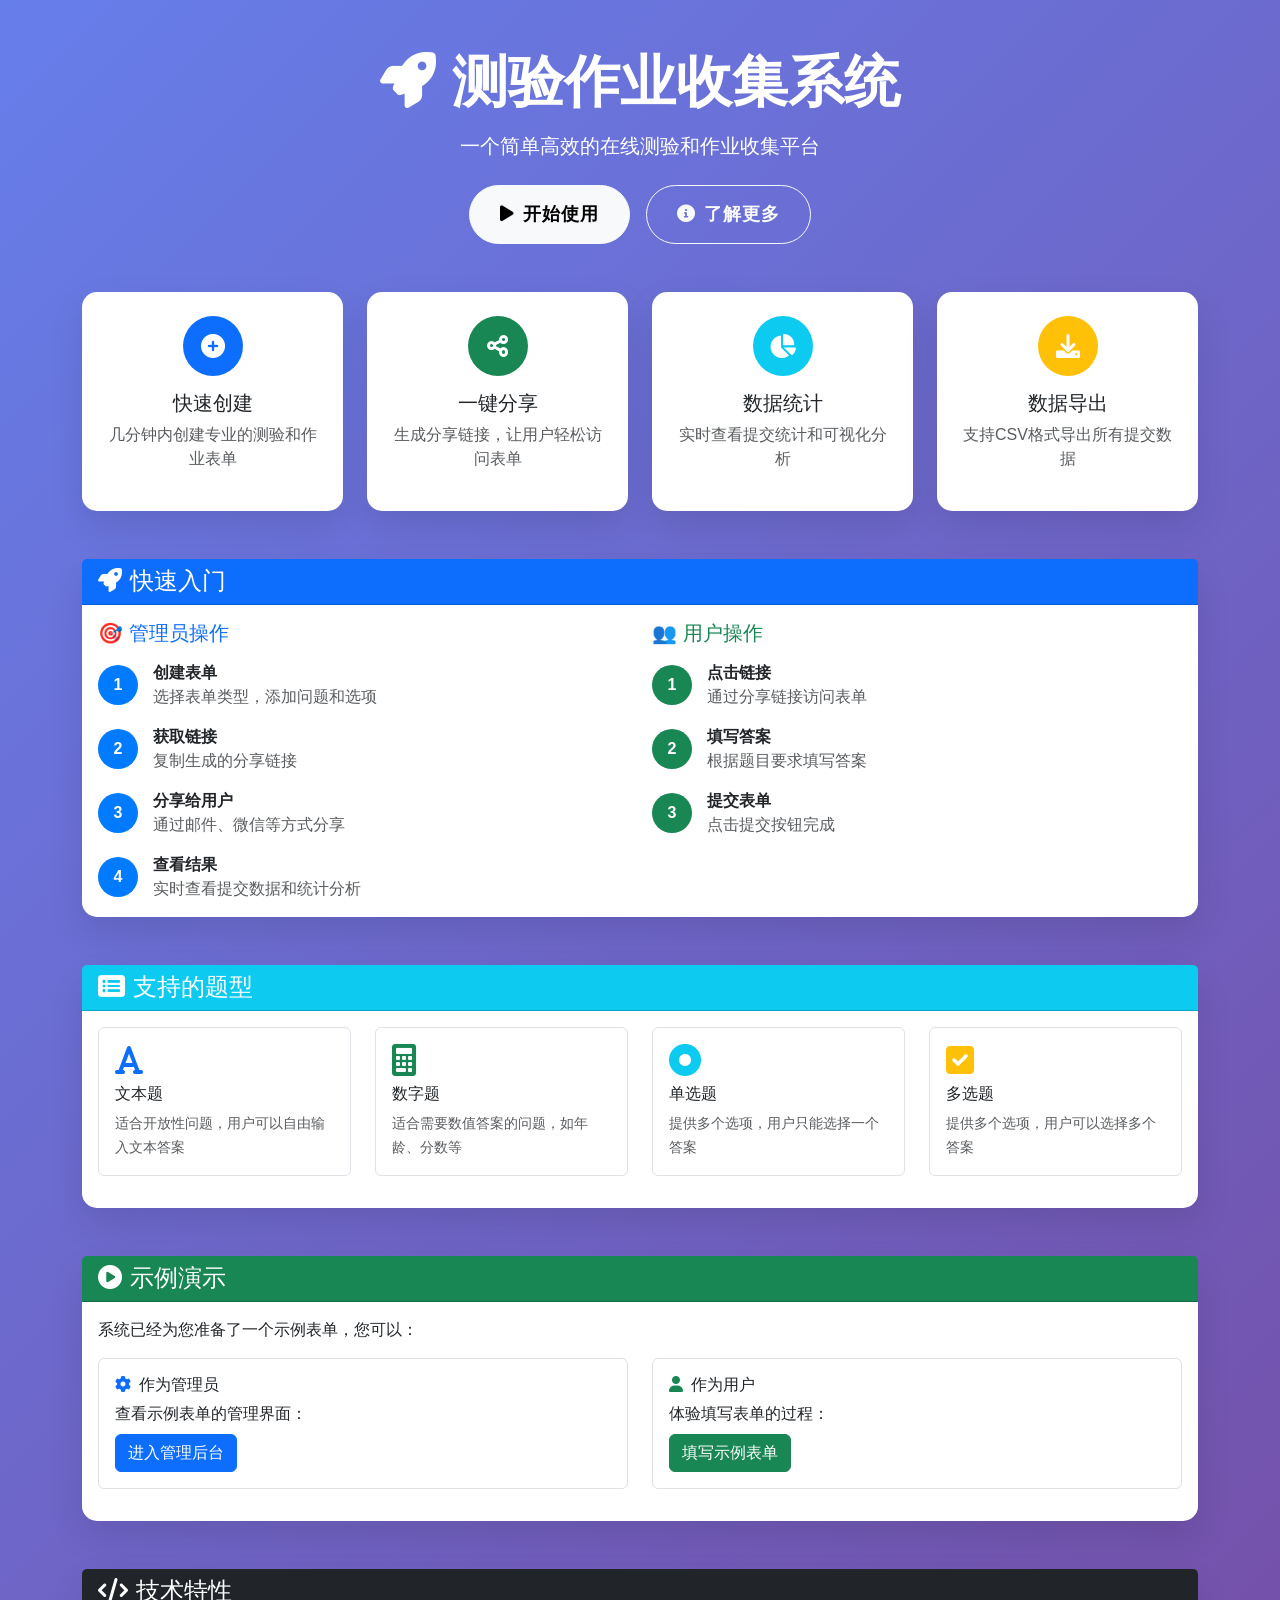
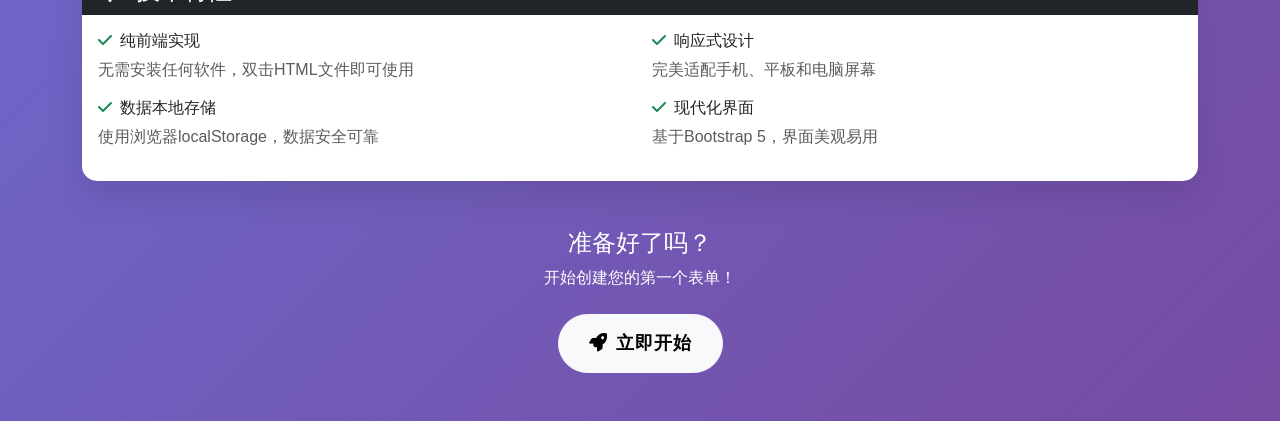
<file: start.html>
<!DOCTYPE html>
<html lang="zh-CN">
<head>
    <meta charset="UTF-8">
    <meta name="viewport" content="width=device-width, initial-scale=1.0">
    <title>开始使用 - 测验作业系统</title>
    <link href="https://cdn.jsdelivr.net/npm/bootstrap@5.1.3/dist/css/bootstrap.min.css" rel="stylesheet">
    <link href="https://cdnjs.cloudflare.com/ajax/libs/font-awesome/6.0.0/css/all.min.css" rel="stylesheet">
    <style>
        body {
            background: linear-gradient(135deg, #667eea 0%, #764ba2 100%);
            min-height: 100vh;
            font-family: 'Segoe UI', Tahoma, Geneva, Verdana, sans-serif;
        }
        .card {
            border-radius: 15px;
            box-shadow: 0 15px 35px rgba(0,0,0,0.1);
            border: none;
        }
        .feature-icon {
            width: 60px;
            height: 60px;
            border-radius: 50%;
            display: flex;
            align-items: center;
            justify-content: center;
            font-size: 24px;
            margin: 0 auto 15px;
        }
        .step-number {
            width: 40px;
            height: 40px;
            border-radius: 50%;
            background: #007bff;
            color: white;
            display: flex;
            align-items: center;
            justify-content: center;
            font-weight: bold;
            margin-right: 15px;
        }
        .btn-main {
            padding: 15px 30px;
            font-size: 18px;
            border-radius: 50px;
            font-weight: bold;
            text-transform: uppercase;
            letter-spacing: 1px;
            transition: all 0.3s ease;
        }
        .btn-main:hover {
            transform: translateY(-2px);
            box-shadow: 0 8px 25px rgba(0,0,0,0.15);
        }
    </style>
</head>
<body>
    <div class="container py-5">
        <!-- 头部介绍 -->
        <div class="text-center text-white mb-5">
            <h1 class="display-4 fw-bold mb-3">
                <i class="fas fa-rocket me-3"></i>测验作业收集系统
            </h1>
            <p class="lead mb-4">一个简单高效的在线测验和作业收集平台</p>
            <div class="d-flex justify-content-center gap-3">
                <a href="index.html" class="btn btn-light btn-main">
                    <i class="fas fa-play me-2"></i>开始使用
                </a>
                <button class="btn btn-outline-light btn-main" onclick="scrollToFeatures()">
                    <i class="fas fa-info-circle me-2"></i>了解更多
                </button>
            </div>
        </div>

        <!-- 功能特性 -->
        <div id="features" class="row g-4 mb-5">
            <div class="col-md-3 col-sm-6">
                <div class="card h-100 text-center p-4">
                    <div class="feature-icon bg-primary text-white">
                        <i class="fas fa-plus-circle"></i>
                    </div>
                    <h5>快速创建</h5>
                    <p class="text-muted">几分钟内创建专业的测验和作业表单</p>
                </div>
            </div>
            <div class="col-md-3 col-sm-6">
                <div class="card h-100 text-center p-4">
                    <div class="feature-icon bg-success text-white">
                        <i class="fas fa-share-alt"></i>
                    </div>
                    <h5>一键分享</h5>
                    <p class="text-muted">生成分享链接，让用户轻松访问表单</p>
                </div>
            </div>
            <div class="col-md-3 col-sm-6">
                <div class="card h-100 text-center p-4">
                    <div class="feature-icon bg-info text-white">
                        <i class="fas fa-chart-pie"></i>
                    </div>
                    <h5>数据统计</h5>
                    <p class="text-muted">实时查看提交统计和可视化分析</p>
                </div>
            </div>
            <div class="col-md-3 col-sm-6">
                <div class="card h-100 text-center p-4">
                    <div class="feature-icon bg-warning text-white">
                        <i class="fas fa-download"></i>
                    </div>
                    <h5>数据导出</h5>
                    <p class="text-muted">支持CSV格式导出所有提交数据</p>
                </div>
            </div>
        </div>

        <!-- 快速入门 -->
        <div class="card mb-5">
            <div class="card-header bg-primary text-white">
                <h4 class="mb-0"><i class="fas fa-rocket me-2"></i>快速入门</h4>
            </div>
            <div class="card-body">
                <div class="row">
                    <div class="col-md-6">
                        <h5 class="text-primary mb-3">🎯 管理员操作</h5>
                        <div class="d-flex align-items-center mb-3">
                            <div class="step-number">1</div>
                            <div>
                                <strong>创建表单</strong>
                                <p class="mb-0 text-muted">选择表单类型，添加问题和选项</p>
                            </div>
                        </div>
                        <div class="d-flex align-items-center mb-3">
                            <div class="step-number">2</div>
                            <div>
                                <strong>获取链接</strong>
                                <p class="mb-0 text-muted">复制生成的分享链接</p>
                            </div>
                        </div>
                        <div class="d-flex align-items-center mb-3">
                            <div class="step-number">3</div>
                            <div>
                                <strong>分享给用户</strong>
                                <p class="mb-0 text-muted">通过邮件、微信等方式分享</p>
                            </div>
                        </div>
                        <div class="d-flex align-items-center">
                            <div class="step-number">4</div>
                            <div>
                                <strong>查看结果</strong>
                                <p class="mb-0 text-muted">实时查看提交数据和统计分析</p>
                            </div>
                        </div>
                    </div>
                    <div class="col-md-6">
                        <h5 class="text-success mb-3">👥 用户操作</h5>
                        <div class="d-flex align-items-center mb-3">
                            <div class="step-number bg-success">1</div>
                            <div>
                                <strong>点击链接</strong>
                                <p class="mb-0 text-muted">通过分享链接访问表单</p>
                            </div>
                        </div>
                        <div class="d-flex align-items-center mb-3">
                            <div class="step-number bg-success">2</div>
                            <div>
                                <strong>填写答案</strong>
                                <p class="mb-0 text-muted">根据题目要求填写答案</p>
                            </div>
                        </div>
                        <div class="d-flex align-items-center">
                            <div class="step-number bg-success">3</div>
                            <div>
                                <strong>提交表单</strong>
                                <p class="mb-0 text-muted">点击提交按钮完成</p>
                            </div>
                        </div>
                    </div>
                </div>
            </div>
        </div>

        <!-- 支持的题型 -->
        <div class="card mb-5">
            <div class="card-header bg-info text-white">
                <h4 class="mb-0"><i class="fas fa-list-alt me-2"></i>支持的题型</h4>
            </div>
            <div class="card-body">
                <div class="row">
                    <div class="col-md-6 col-lg-3 mb-3">
                        <div class="border rounded p-3 h-100">
                            <i class="fas fa-font fa-2x text-primary mb-2"></i>
                            <h6>文本题</h6>
                            <small class="text-muted">适合开放性问题，用户可以自由输入文本答案</small>
                        </div>
                    </div>
                    <div class="col-md-6 col-lg-3 mb-3">
                        <div class="border rounded p-3 h-100">
                            <i class="fas fa-calculator fa-2x text-success mb-2"></i>
                            <h6>数字题</h6>
                            <small class="text-muted">适合需要数值答案的问题，如年龄、分数等</small>
                        </div>
                    </div>
                    <div class="col-md-6 col-lg-3 mb-3">
                        <div class="border rounded p-3 h-100">
                            <i class="fas fa-dot-circle fa-2x text-info mb-2"></i>
                            <h6>单选题</h6>
                            <small class="text-muted">提供多个选项，用户只能选择一个答案</small>
                        </div>
                    </div>
                    <div class="col-md-6 col-lg-3 mb-3">
                        <div class="border rounded p-3 h-100">
                            <i class="fas fa-check-square fa-2x text-warning mb-2"></i>
                            <h6>多选题</h6>
                            <small class="text-muted">提供多个选项，用户可以选择多个答案</small>
                        </div>
                    </div>
                </div>
            </div>
        </div>

        <!-- 示例演示 -->
        <div class="card mb-5">
            <div class="card-header bg-success text-white">
                <h4 class="mb-0"><i class="fas fa-play-circle me-2"></i>示例演示</h4>
            </div>
            <div class="card-body">
                <p class="mb-3">系统已经为您准备了一个示例表单，您可以：</p>
                <div class="row">
                    <div class="col-md-6">
                        <div class="border rounded p-3 mb-3">
                            <h6><i class="fas fa-cog text-primary me-2"></i>作为管理员</h6>
                            <p class="mb-2">查看示例表单的管理界面：</p>
                            <a href="index.html" class="btn btn-primary">进入管理后台</a>
                        </div>
                    </div>
                    <div class="col-md-6">
                        <div class="border rounded p-3 mb-3">
                            <h6><i class="fas fa-user text-success me-2"></i>作为用户</h6>
                            <p class="mb-2">体验填写表单的过程：</p>
                            <a href="submit.html?id=form_sample" class="btn btn-success">填写示例表单</a>
                        </div>
                    </div>
                </div>
            </div>
        </div>

        <!-- 技术信息 -->
        <div class="card">
            <div class="card-header bg-dark text-white">
                <h4 class="mb-0"><i class="fas fa-code me-2"></i>技术特性</h4>
            </div>
            <div class="card-body">
                <div class="row">
                    <div class="col-md-6">
                        <h6><i class="fas fa-check text-success me-2"></i>纯前端实现</h6>
                        <p class="text-muted">无需安装任何软件，双击HTML文件即可使用</p>
                        
                        <h6><i class="fas fa-check text-success me-2"></i>数据本地存储</h6>
                        <p class="text-muted">使用浏览器localStorage，数据安全可靠</p>
                    </div>
                    <div class="col-md-6">
                        <h6><i class="fas fa-check text-success me-2"></i>响应式设计</h6>
                        <p class="text-muted">完美适配手机、平板和电脑屏幕</p>
                        
                        <h6><i class="fas fa-check text-success me-2"></i>现代化界面</h6>
                        <p class="text-muted">基于Bootstrap 5，界面美观易用</p>
                    </div>
                </div>
            </div>
        </div>

        <!-- 底部 -->
        <div class="text-center text-white mt-5">
            <h4>准备好了吗？</h4>
            <p class="mb-4">开始创建您的第一个表单！</p>
            <a href="index.html" class="btn btn-light btn-main btn-lg">
                <i class="fas fa-rocket me-2"></i>立即开始
            </a>
        </div>
    </div>

    <script>
        function scrollToFeatures() {
            document.getElementById('features').scrollIntoView({ 
                behavior: 'smooth' 
            });
        }
    </script>
</body>
</html>
</file>
